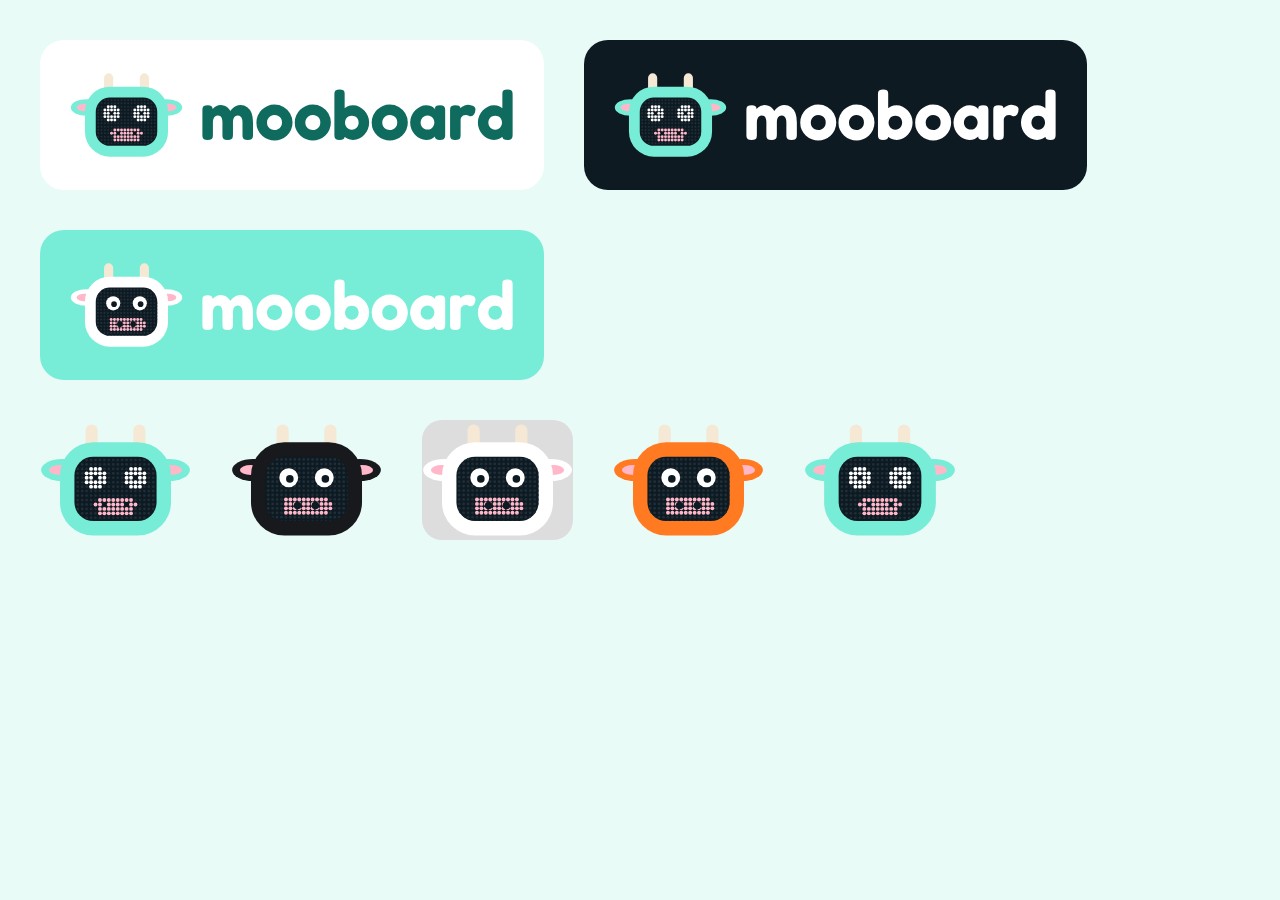
<file: brand/lockup.html>
<!doctype html><meta charset="utf-8"><style>body{margin:0;background:#E9FBF7;display:grid;gap:40px;padding:40px;font-family:sans-serif}
.row{display:flex;gap:40px;align-items:center;flex-wrap:wrap}.tile{padding:30px;border-radius:24px;display:flex;gap:18px;align-items:center}
</style>
<div class="row"><div class="tile" style="background:#fff"><img src="mark-teal.svg" height="90"><img src="wordmark-deep.svg" height="54"></div>
<div class="tile" style="background:#0E1A22"><img src="mark-teal.svg" height="90"><img src="wordmark-white.svg" height="54"></div>
<div class="tile" style="background:#77EDD7"><img src="mark-white.svg" height="90"><img src="wordmark-white.svg" height="54"></div></div>
<div class="row"><img src="mark-teal.svg" height="120"><img src="mark-black.svg" height="120"><img src="mark-white.svg" height="120" style="background:#ddd;border-radius:20px"><img src="mark-orange.svg" height="120"><img src="mark-teal.svg" height="120"></div>
</file>
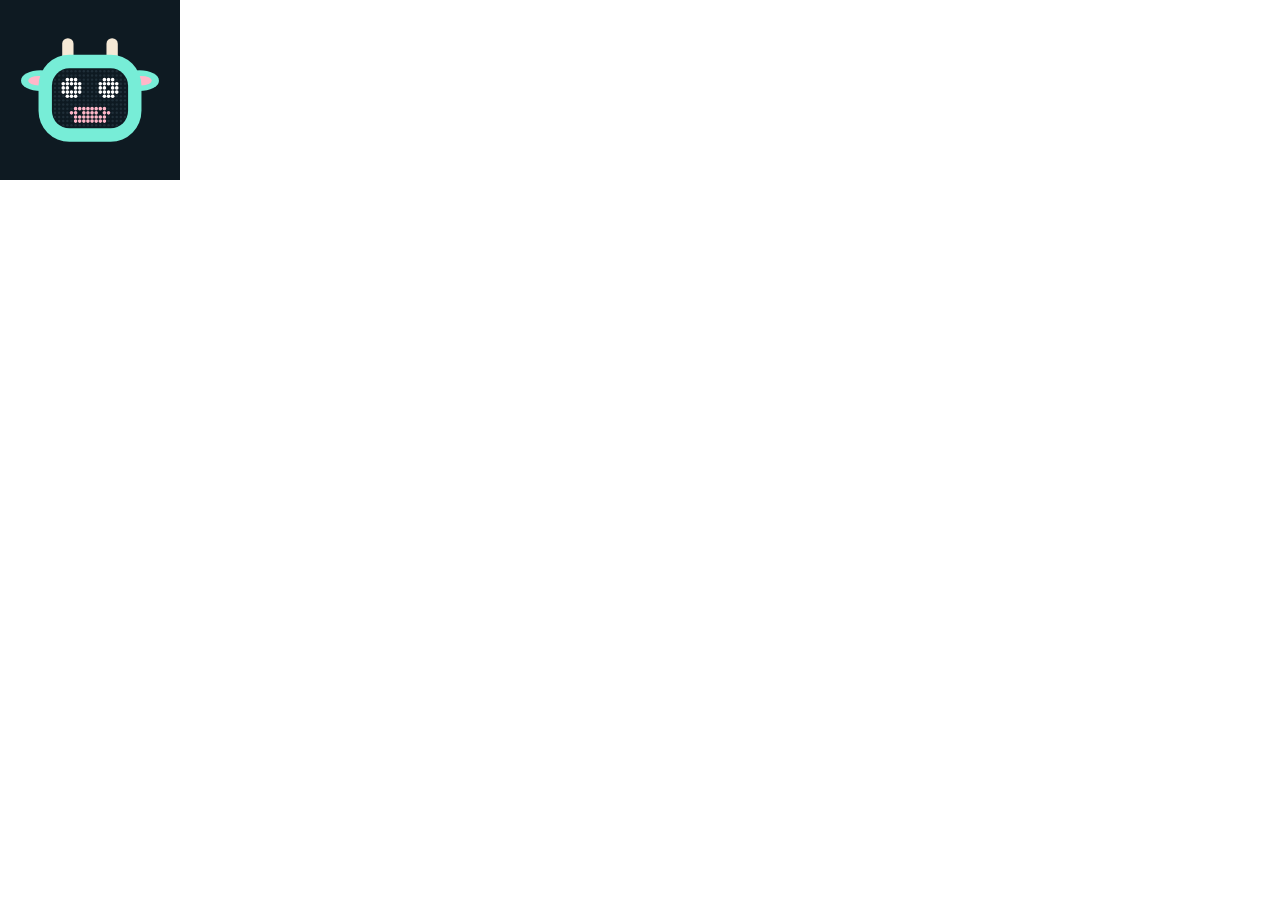
<file: tools/icon.html>
<!doctype html>
<html><head><meta charset="utf-8"><title>icon</title>
<style>html,body{margin:0;background:transparent}
.t{width:180px;height:180px;background:#0E1A22;display:grid;place-items:center}.t img{width:140px}
.f{width:32px;height:32px;display:grid;place-items:center}.f img{width:32px}
body.fav .t{display:none} body:not(.fav) .f{display:none}</style></head>
<body><div class="t"><img src="../brand/mark-teal.svg"></div><div class="f"><img src="../brand/mark-teal.svg"></div>
<script>if(location.hash=='#fav')document.body.className='fav'</script></body></html>
</file>
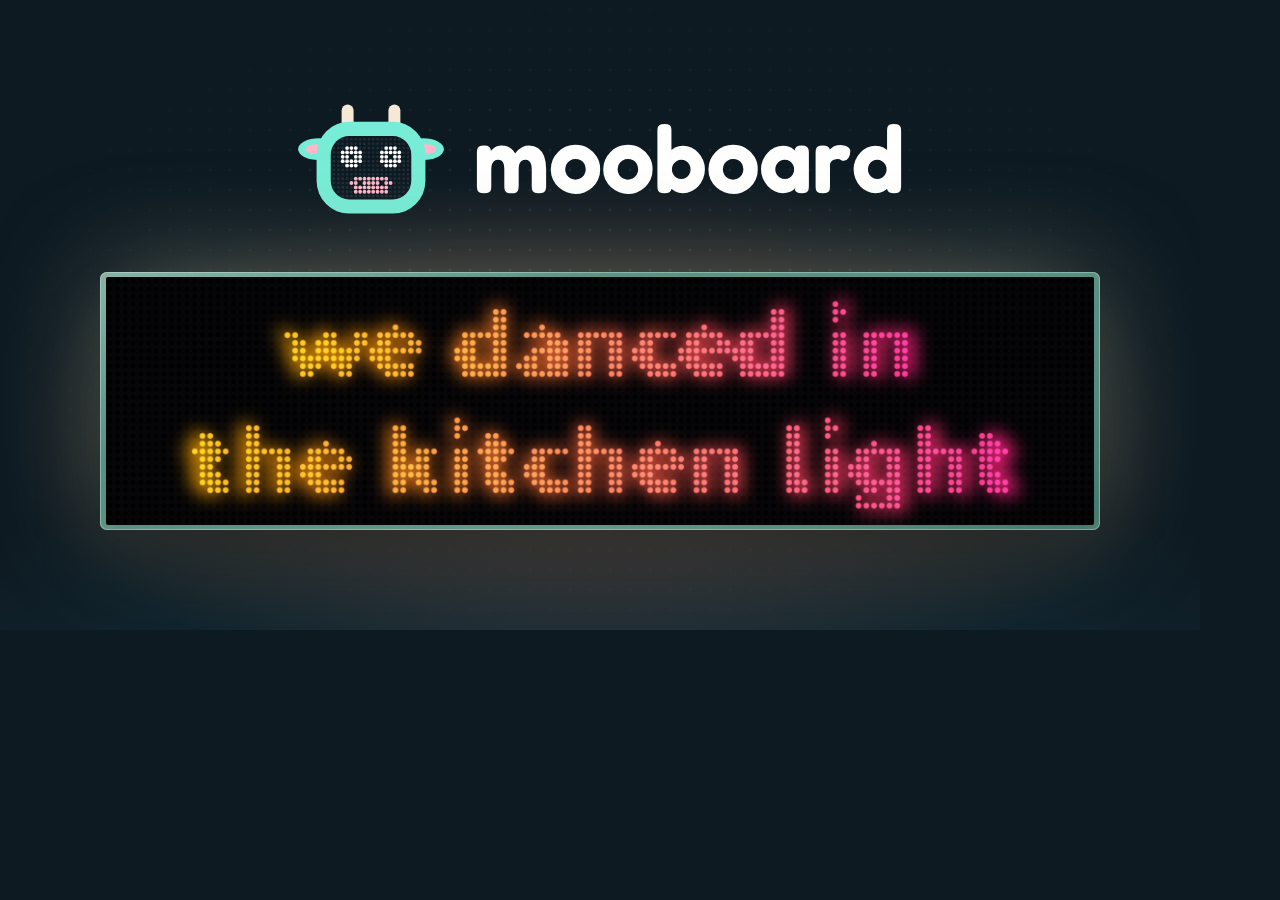
<file: tools/og.html>
<!doctype html>
<html><head><meta charset="utf-8"><title>og</title>
<link rel="stylesheet" href="https://fonts.googleapis.com/css2?family=Fredoka:wght@500;600;700&family=Nunito:wght@400;700;800;900&family=Silkscreen&display=swap">
<link rel="stylesheet" href="../css/site.css">
<style>
html,body{margin:0;width:1200px;height:630px;overflow:hidden;background:#0E1A22}
.og{position:relative;width:1200px;height:630px;display:flex;flex-direction:column;align-items:center;justify-content:center;gap:54px;
background:radial-gradient(70% 60% at 50% 70%, rgba(255,120,80,.22), transparent 70%), radial-gradient(120% 80% at 50% 120%, #163642, #0E1A22 60%)}
.og::before{content:'';position:absolute;inset:0;background-image:radial-gradient(circle, rgba(255,255,255,.08) 1.4px, transparent 1.7px);background-size:20px 20px;-webkit-mask-image:radial-gradient(60% 60% at 50% 50%, #000, transparent)}
.lock{position:relative;display:flex;align-items:center;gap:30px}
.lock img.m{height:118px}.lock img.w{height:74px}
.b{position:relative;width:1000px}
</style></head>
<body><div class="og">
<div class="lock"><img class="m" src="../brand/mark-teal.svg"><img class="w" src="../brand/wordmark-white.svg"></div>
<div class="b"><div class="bezel" data-frame="teal"><div class="led" id="og"></div></div></div>
</div>
<script src="../js/board.js"></script>
<script>
document.fonts.load('900 13px Nunito').then(function(){ new MooBoard.Board(document.getElementById('og'), { scenes: ['lyrics'], auto: false, at: 3.9, onGlow: function(c){ document.documentElement.style.setProperty('--glow', (c[0]|0)+','+(c[1]|0)+','+(c[2]|0)); } }); });
</script>
</body></html>
</file>
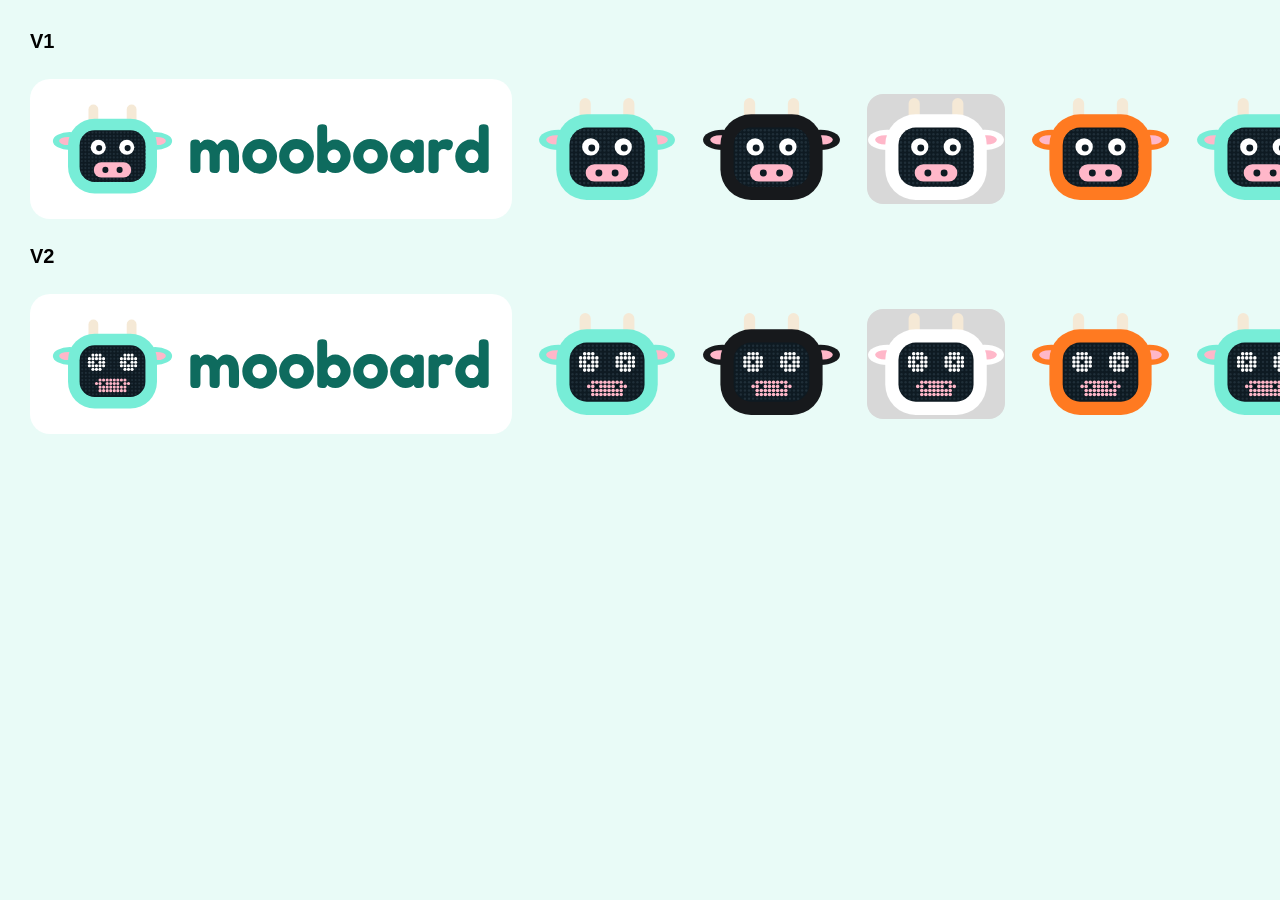
<file: brand/_variants/compare.html>
<!doctype html><meta charset=utf-8><body style="margin:0;background:#E9FBF7;font:600 20px sans-serif;padding:30px;display:grid;gap:26px"><div>V1</div><div style="display:flex;gap:26px;align-items:center"><div style="background:#fff;padding:22px;border-radius:20px;display:flex;gap:16px;align-items:center"><img src="v1-sky.svg" height="96"><img src="../wordmark-deep.svg" height="52"></div><img src="v1-sky.svg" height="110" style=""><img src="v1-black.svg" height="110" style=""><img src="v1-white.svg" height="110" style="background:#d8d8d8;border-radius:16px"><img src="v1-orange.svg" height="110" style=""><img src="v1-teal.svg" height="110" style=""></div><div>V2</div><div style="display:flex;gap:26px;align-items:center"><div style="background:#fff;padding:22px;border-radius:20px;display:flex;gap:16px;align-items:center"><img src="v2-sky.svg" height="96"><img src="../wordmark-deep.svg" height="52"></div><img src="v2-sky.svg" height="110" style=""><img src="v2-black.svg" height="110" style=""><img src="v2-white.svg" height="110" style="background:#d8d8d8;border-radius:16px"><img src="v2-orange.svg" height="110" style=""><img src="v2-teal.svg" height="110" style=""></div>
</file>
<file: css/site.css>
@property --accent { syntax: '<color>'; inherits: true; initial-value: #77EDD7; }
@property --accent-solid { syntax: '<color>'; inherits: true; initial-value: #77EDD7; }
@property --accent-lite { syntax: '<color>'; inherits: true; initial-value: #77EDD7; }
:root {
  --accent: #77EDD7; --accent-solid: #77EDD7; --accent-lite: #77EDD7; --accent-ink: #0E1A22; --accent-rgb: 119, 237, 215;
  transition: --accent .8s ease, --accent-solid .8s ease, --accent-lite .8s ease;
  --ink: #0E1A22; --ink2: #081117; --teal: #77EDD7; --deep: #0E6B5E; --mint: #E9FBF7; --cream: #F5E9D6;
  --pink: #FFB7C9; --marigold: #FFB81C; --hot: #FF2E88;
  --glow: 119, 237, 215;
  --display: 'Fredoka', 'Nunito', system-ui, sans-serif;
  --body: 'Nunito', system-ui, -apple-system, sans-serif;
  --gut: clamp(16px, 4vw, 48px);
  --ease: cubic-bezier(.2, .8, .2, 1);
}
* { box-sizing: border-box; }
html { -webkit-text-size-adjust: 100%; background: var(--ink); }
html.lenis, html.lenis body { height: auto; }
.lenis.lenis-smooth { scroll-behavior: auto !important; }
body { margin: 0; font-family: var(--body); color: #fff; background: var(--ink); overflow-x: hidden; -webkit-font-smoothing: antialiased; }
img, svg, canvas { display: block; }
button { font: inherit; color: inherit; background: none; border: 0; padding: 0; cursor: pointer; }
a { color: inherit; }
.sr { position: absolute; width: 1px; height: 1px; overflow: hidden; clip: rect(0 0 0 0); }
:focus-visible { outline: 3px solid var(--accent-lite); outline-offset: 3px; border-radius: 8px; }
h1, h2 { font-family: var(--display); font-weight: 600; letter-spacing: -.01em; margin: 0; line-height: .95; }

/* ---------- buttons ---------- */
.btn {
  --b: var(--accent-solid);
  display: inline-flex; align-items: center; justify-content: center; gap: 10px;
  height: 56px; padding: 0 28px; border-radius: 999px; background: var(--b); color: var(--accent-ink);
  font-family: var(--display); font-weight: 600; font-size: 19px; text-decoration: none; white-space: nowrap;
  position: relative; overflow: hidden; isolation: isolate;
  box-shadow: 0 10px 30px -10px rgba(var(--accent-rgb), .7), inset 0 -3px 0 rgba(0, 0, 0, .12);
  transition: transform .35s var(--ease), box-shadow .35s var(--ease);
}
.btn::after {
  content: ''; position: absolute; inset: 0; z-index: -1;
  background: linear-gradient(100deg, transparent 30%, rgba(255, 255, 255, .55) 50%, transparent 70%);
  transform: translateX(-120%); transition: transform .7s var(--ease);
}
.btn:hover { transform: translateY(-3px) scale(1.02); box-shadow: 0 18px 40px -12px rgba(var(--accent-rgb), .9), inset 0 -3px 0 rgba(0, 0, 0, .12); }
.btn:hover::after { transform: translateX(120%); }
.btn:active { transform: translateY(0) scale(.98); }
.btn-sm { height: 42px; padding: 0 18px; font-size: 16px; }

/* ---------- nav + mark ---------- */
.nav {
  position: fixed; inset: 0 0 auto 0; z-index: 50; display: flex; align-items: center; justify-content: space-between;
  padding: 14px var(--gut); padding-top: max(14px, env(safe-area-inset-top));
  transition: background .4s, backdrop-filter .4s, transform .5s var(--ease);
}
.nav.solid { background: rgba(14, 26, 34, .72); backdrop-filter: blur(14px) saturate(1.4); -webkit-backdrop-filter: blur(14px) saturate(1.4); }
.nav.hide { transform: translateY(-110%); }
.logo { display: flex; align-items: center; gap: 12px; }
.logo .mark { width: 46px; height: auto; }
.logo .wordmark { height: 22px; width: auto; }
.mark { overflow: visible; }
.mark .ear { transform-box: view-box; }
.mark .ear-l { transform-origin: 36px 45px; }
.mark .ear-r { transform-origin: 100px 45px; }
.mark .eyes { transform-box: view-box; transform-origin: 68px 52px; animation: blink 5s infinite; }
.mark .pupils { transition: transform .12s steps(1); }
.logo:hover .ear-l, .foot-mark:hover .ear-l, .mark.wiggle .ear-l, .mark.happy .ear-l { animation: earL .9s ease-in-out; }
.logo:hover .ear-r, .foot-mark:hover .ear-r, .mark.wiggle .ear-r, .mark.happy .ear-r { animation: earR .9s ease-in-out; }
@keyframes earL { 0%, 100% { transform: rotate(0); } 20% { transform: rotate(16deg); } 40% { transform: rotate(-10deg); } 60% { transform: rotate(10deg); } 80% { transform: rotate(-4deg); } }
@keyframes earR { 0%, 100% { transform: rotate(0); } 20% { transform: rotate(-16deg); } 40% { transform: rotate(10deg); } 60% { transform: rotate(-10deg); } 80% { transform: rotate(4deg); } }
@keyframes blink { 0%, 94%, 100% { transform: scaleY(1); } 96% { transform: scaleY(.15); } }
/* pupils: loading cycles the brand colors, happy flashes and glows */
.mark.loading { animation: jitter .24s steps(3) infinite; }
.mark.loading .eyes { animation: none; }
@keyframes jitter { 0% { transform: translate(0, 0); } 33% { transform: translate(1px, -1px); } 66% { transform: translate(-1px, 1px); } 100% { transform: translate(1px, 1px); } }
.mark.happy .eyes { animation: none; }
.mark.happy .pupil { animation: pupilHappy .9s steps(1) 3; filter: drop-shadow(0 0 3px #FFB81C); }
@keyframes pupilHappy { 0% { fill: #FFB81C; } 17% { fill: #FF2E88; } 33% { fill: #77EDD7; } 50% { fill: #FF7A21; } 67% { fill: #FFB7C9; } 83% { fill: #77EDD7; } }
.confetti { position: fixed; inset: 0; width: 100%; height: 100%; pointer-events: none; z-index: 80; }

/* ---------- LED + bezel ---------- */
.led { position: relative; aspect-ratio: 4 / 1; width: 100%; background: #060508; overflow: hidden; border-radius: 1px; --cell: 4px; }
.led canvas { position: absolute; inset: 0; width: 100%; height: 100%; }
.led .led-glow { filter: blur(calc(var(--cell) * 1.1)) saturate(1.3); opacity: .75; mix-blend-mode: screen; image-rendering: auto; transform: scale(1.02); }
.led .led-dots { image-rendering: auto; }
.bezel {
  --frame: #17191C; --hi: #33373d; --lo: #0c0d0f;
  position: relative; padding: .58%; border-radius: .7% / 2.6%;
  background: linear-gradient(160deg, var(--hi), var(--frame) 30%, var(--frame) 70%, var(--lo));
  box-shadow:
    0 1px 0 rgba(255, 255, 255, .18) inset, 0 -1px 0 rgba(0, 0, 0, .25) inset,
    0 40px 80px -30px rgba(0, 0, 0, .7), 0 0 90px -20px rgba(var(--glow), .55);
  transition: background .6s var(--ease), box-shadow .6s var(--ease);
}
.bezel[data-frame="white"] { --frame: #F5F3EF; --hi: #ffffff; --lo: #d9d5cd; }
.bezel[data-frame="orange"] { --frame: #FF7A21; --hi: #ff9f5c; --lo: #d45a0c; }
.bezel[data-frame="teal"] {
  --frame: rgba(119, 237, 215, .55); --hi: rgba(185, 250, 236, .72); --lo: rgba(70, 200, 176, .5);
  backdrop-filter: blur(6px); -webkit-backdrop-filter: blur(6px);
  box-shadow: 0 0 0 1px rgba(200, 255, 240, .35) inset, 0 0 18px rgba(var(--glow), .6) inset,
    0 40px 80px -30px rgba(0, 0, 0, .6), 0 0 110px -10px rgba(var(--glow), .65);
}
.bezel .led { border-radius: 2px; }

/* ---------- hero ---------- */
.hero {
  position: relative; min-height: 100svh; display: flex; flex-direction: column; align-items: center; justify-content: center;
  padding: 92px var(--gut) 70px; text-align: center; overflow: hidden;
  background: radial-gradient(120% 70% at 50% 110%, #103632 0%, var(--ink) 60%);
}
.dotfield {
  position: absolute; inset: -20% -10%; pointer-events: none; opacity: .5;
  background-image: radial-gradient(circle, rgba(255, 255, 255, .09) 1.3px, transparent 1.6px);
  background-size: 18px 18px;
  -webkit-mask-image: radial-gradient(60% 55% at 50% 45%, #000 20%, transparent 80%); mask-image: radial-gradient(60% 55% at 50% 45%, #000 20%, transparent 80%);
}
.hero-glow {
  position: absolute; left: 50%; top: 56%; width: 120vmax; height: 60vmax; transform: translate(-50%, -50%); pointer-events: none;
  background: radial-gradient(closest-side, rgba(var(--glow), .28), transparent 75%); filter: blur(10px);
}
.pun { position: relative; font-size: clamp(64px, min(17vw, 21vh), 200px); font-weight: 600; letter-spacing: -.02em; white-space: nowrap; display: flex; align-items: baseline; justify-content: center; }
.pun .w:first-child { color: var(--accent-lite); }
.pun .d, .pun .gap { display: inline-block; overflow: visible; }
.pun .d { color: var(--accent-lite); transform-origin: 20% 90%; }
.kicker { position: relative; margin: 14px 0 0; font-family: var(--display); font-weight: 500; font-size: clamp(18px, 2.4vw, 26px); color: rgba(255, 255, 255, .7); }

.stage { position: relative; width: min(1180px, 100%, 150vh); margin-top: clamp(30px, 5vh, 60px); perspective: 1600px; }
.tilt { transform-style: preserve-3d; transition: transform .8s var(--ease); cursor: pointer; }
.floor-shadow { position: absolute; left: 8%; right: 8%; bottom: -46px; height: 40px; border-radius: 50%; background: radial-gradient(closest-side, rgba(var(--glow), .35), transparent); filter: blur(12px); }

.controls { position: relative; margin-top: clamp(28px, 5vh, 44px); display: flex; flex-wrap: wrap; gap: 16px 22px; align-items: center; justify-content: center; }
.chips { display: flex; gap: 6px; flex-wrap: wrap; justify-content: center; }
.chip {
  height: 34px; padding: 0 14px; border-radius: 999px; font-weight: 800; font-size: 13px; letter-spacing: .02em;
  color: rgba(255, 255, 255, .62); background: rgba(255, 255, 255, .06); border: 1px solid rgba(255, 255, 255, .08);
  transition: background .3s, color .3s, transform .3s var(--ease);
}
.chip:hover { color: #fff; transform: translateY(-2px); }
.chip.on { background: var(--accent-solid); color: var(--accent-ink); border-color: var(--accent-solid); }
.swatches { display: flex; gap: 10px; }
.sw { width: 30px; height: 30px; border-radius: 50%; position: relative; transition: transform .3s var(--ease); box-shadow: 0 0 0 1px rgba(255, 255, 255, .2) inset; }
.sw::after { content: ''; position: absolute; inset: -5px; border-radius: 50%; border: 2px solid transparent; transition: border-color .3s; }
.sw.on::after { border-color: #fff; }
.sw:hover { transform: scale(1.15); }
[data-frame="black"].sw, .cp[data-frame="black"] i { background: #17191C; }
[data-frame="white"].sw, .cp[data-frame="white"] i { background: #F5F3EF; }
[data-frame="orange"].sw, .cp[data-frame="orange"] i { background: #FF7A21; }
[data-frame="teal"].sw, .cp[data-frame="teal"] i { background: linear-gradient(135deg, rgba(170, 248, 232, .95), rgba(119, 237, 215, .6)); }

.buy { position: relative; margin-top: clamp(16px, 3vh, 30px); display: flex; gap: 20px 28px; align-items: center; justify-content: center; flex-wrap: wrap; }
.price { display: flex; align-items: baseline; gap: 12px; font-family: var(--display); }
.price .now { font-size: 44px; font-weight: 600; }
.price s { position: relative; font-size: 22px; color: rgba(255, 255, 255, .45); text-decoration: none; }
.price s::after { content: ''; position: absolute; left: -6%; right: -6%; top: 50%; height: 2px; border-radius: 2px; background: var(--pink); transform: rotate(-14deg); }
.scroll-cue { position: absolute; bottom: 22px; left: 50%; width: 24px; height: 38px; margin-left: -12px; border: 2px solid rgba(255, 255, 255, .25); border-radius: 14px; }
.scroll-cue span { position: absolute; left: 50%; top: 7px; width: 4px; height: 8px; margin-left: -2px; border-radius: 2px; background: var(--accent-lite); animation: cue 1.8s infinite var(--ease); }
@keyframes cue { 0% { transform: translateY(0); opacity: 1; } 70% { transform: translateY(12px); opacity: 0; } 100% { opacity: 0; } }

/* ---------- pinned sequences ---------- */
.seq { position: relative; }
.pin { position: relative; height: 100vh; height: 100svh; overflow: hidden; display: grid; place-items: center; }
.seq-canvas { position: absolute; inset: 0; width: 100%; height: 100%; display: none; }
.seq.has-frames .seq-canvas { display: block; }
.seq.has-frames .fallback { display: none; }

.story { background: linear-gradient(var(--ink), var(--ink2)); }
.story .pin::before { content: ''; position: absolute; inset: 0; background: radial-gradient(50% 40% at 50% 50%, rgba(var(--glow), .22), transparent 70%); transition: background 1s; }
.story .pin::after { content: ''; position: absolute; inset: 0; pointer-events: none; opacity: .45; background-image: radial-gradient(circle, rgba(255, 255, 255, .08) 1.3px, transparent 1.6px); background-size: 18px 18px; -webkit-mask-image: radial-gradient(70% 60% at 50% 50%, #000, transparent); mask-image: radial-gradient(70% 60% at 50% 50%, #000, transparent); }
.stage3d { position: absolute; inset: 0; display: grid; place-items: center; perspective: 1400px; }
.stage3d .spin { width: min(1100px, 88vw); transform-style: preserve-3d; transform: rotateX(58deg) rotateZ(-10deg) scale(.8); }
.captions { position: absolute; left: 0; right: 0; bottom: 12vh; text-align: center; pointer-events: none; padding: 0 var(--gut); }
.cap { position: absolute; left: 0; right: 0; bottom: 0; font-size: clamp(40px, 7.5vw, 104px); opacity: 0; text-shadow: 0 6px 40px rgba(0, 0, 0, .6); }
.cap:first-child { opacity: 1; }
.no-anim .cap { position: static; opacity: 1; font-size: 32px; }
.progress { position: absolute; left: 50%; bottom: 5vh; width: 120px; height: 3px; margin-left: -60px; border-radius: 3px; background: rgba(255, 255, 255, .12); overflow: hidden; }
.progress i { display: block; height: 100%; width: 100%; background: var(--accent-lite); transform-origin: left; transform: scaleX(0); }

/* ---------- shows what matters ---------- */
.shows { background: var(--mint); color: var(--ink); padding: clamp(80px, 12vw, 160px) var(--gut); }
.big { font-size: clamp(52px, 10vw, 150px); color: var(--ink); max-width: 1180px; margin: 0 auto clamp(40px, 6vw, 80px); }
.big em { font-style: normal; color: var(--deep); }
.big.light em { color: var(--deep); }
.grid { max-width: 1180px; margin: 0 auto; display: grid; grid-template-columns: 1fr; gap: 16px; }
.tile {
  margin: 0; padding: clamp(14px, 2vw, 22px); border-radius: 26px; background: var(--ink); position: relative;
  box-shadow: 0 30px 60px -40px rgba(14, 26, 34, .8); transition: transform .5s var(--ease), box-shadow .5s var(--ease);
  --glow: 119, 237, 215;
}
.tile:hover { transform: translateY(-6px) rotate(-.4deg); box-shadow: 0 40px 70px -40px rgba(14, 26, 34, .9); }
.tile figcaption { margin-top: 14px; font-family: var(--display); font-weight: 600; font-size: 18px; color: rgba(255, 255, 255, .85); display: flex; align-items: center; gap: 8px; }
.tile figcaption::before { content: ''; width: 8px; height: 8px; border-radius: 50%; background: rgb(var(--glow)); box-shadow: 0 0 10px rgb(var(--glow)); transition: background .6s; }
.tile .bezel { box-shadow: 0 1px 0 rgba(255, 255, 255, .18) inset, 0 20px 40px -24px rgba(0, 0, 0, .9), 0 0 50px -16px rgba(var(--glow), .6); }
@media (min-width: 760px) {
  .grid { grid-template-columns: 1fr 1fr; gap: 22px; }
  .t-wide { grid-column: span 2; }
  .t-wide .bezel { width: 74%; margin: 0 auto; }
}

/* ---------- colors ---------- */
.colors { background: var(--cbg, #EEF3F4); color: var(--ink); transition: background .8s var(--ease); }
.colors .pin { grid-template-rows: auto 1fr auto; align-content: center; padding: 90px var(--gut) 44px; gap: 0; }
.colors .big { margin: 0; text-align: center; font-size: clamp(44px, 8vw, 120px); }
.colors .seq-canvas { z-index: 0; }
.color-stage { width: 100%; display: grid; place-items: center; perspective: 1600px; }
.color-stage .swing { width: min(1100px, 92vw); transform-style: preserve-3d; }
.color-pick { position: relative; z-index: 2; display: flex; gap: 8px; flex-wrap: wrap; justify-content: center; }
.cp { display: flex; align-items: center; gap: 10px; height: 52px; padding: 0 18px 0 8px; border-radius: 999px; background: rgba(255, 255, 255, .7); font-weight: 800; font-size: 15px; transition: transform .3s var(--ease), background .3s, box-shadow .3s; box-shadow: 0 0 0 1px rgba(14, 26, 34, .08); }
.cp i { width: 36px; height: 36px; border-radius: 50%; box-shadow: 0 0 0 1px rgba(0, 0, 0, .12) inset; }
.cp:hover { transform: translateY(-3px); }
.cp.on { background: var(--ink); color: #fff; }
@media (max-width: 520px) { .cp { height: 44px; padding: 0 12px 0 5px; font-size: 13px; } .cp i { width: 32px; height: 32px; } }

/* ---------- room ---------- */
.room { background: #efe4d3; color: var(--ink); }
.scene { position: absolute; inset: 0; --place: 0; }
.scene .wall { position: absolute; inset: 0; background: radial-gradient(90% 70% at 50% 35%, #fbf3e6, #eadcc6 70%, #dccab0); }
.scene .desk { position: absolute; left: -5%; right: -5%; bottom: 0; height: 26%; background: repeating-linear-gradient(90deg, rgba(0, 0, 0, .03) 0 3px, transparent 3px 11px), linear-gradient(#c49a6c, #a87d52 18%, #8e6743); box-shadow: 0 -2px 0 #d8b387 inset, 0 -30px 60px -30px rgba(0, 0, 0, .3); transition: transform 1s var(--ease); }
.scene .hang { position: absolute; left: 50%; top: 34%; width: min(900px, 84vw); transform: translate(-50%, -50%); transition: top 1.1s var(--ease), width 1.1s var(--ease), transform 1.1s var(--ease); perspective: 1200px; }
.scene .hang .bezel { box-shadow: 0 1px 0 rgba(255, 255, 255, .5) inset, 0 30px 50px -20px rgba(80, 50, 20, .45), 0 0 120px -10px rgba(var(--glow), .6); transition: transform 1.1s var(--ease); }
.scene[data-place="desk"] .hang { top: 74.4%; width: min(620px, 62vw); transform: translate(-50%, -100%); }
.scene .hang::after { content: ''; position: absolute; left: 30%; right: 30%; top: 100%; height: 10px; border-radius: 0 0 6px 6px; background: #2b3a40; transform: scaleY(0); transform-origin: top; transition: transform .6s var(--ease); }
.scene[data-place="desk"] .hang::after { transform: scaleY(1); transition-delay: .6s; }
.scene[data-place="desk"] .hang { padding-bottom: 10px; }
.scene[data-place="desk"] .hang .bezel { transform: rotateX(10deg); transform-origin: bottom; }
.scene .mug { position: absolute; left: 14%; bottom: 100%; width: 42px; height: 50px; border-radius: 4px 4px 12px 12px; background: var(--teal); box-shadow: 14px 8px 0 -6px transparent; }
.scene .mug::after { content: ''; position: absolute; right: -14px; top: 10px; width: 16px; height: 22px; border: 5px solid var(--teal); border-left: 0; border-radius: 0 12px 12px 0; }
.scene .books { position: absolute; right: 16%; bottom: 100%; display: flex; align-items: flex-end; gap: 3px; }
.scene .books i { width: 18px; height: 70px; border-radius: 3px; background: #FF7A21; }
.scene .books i:nth-child(2) { height: 84px; background: var(--deep); }
.scene .books i:nth-child(3) { height: 62px; background: var(--pink); transform: rotate(10deg); transform-origin: bottom left; }
.scene .lamp { position: absolute; left: 8%; top: 0; width: 2px; height: 16%; background: #6b5a45; }
.scene .lamp i { position: absolute; left: 50%; bottom: -34px; width: 70px; height: 36px; margin-left: -35px; border-radius: 40px 40px 6px 6px; background: #2b3a40; }
.scene .lamp i::after { content: ''; position: absolute; left: 50%; top: 100%; width: 260px; height: 320px; margin-left: -130px; background: radial-gradient(50% 60% at 50% 0, rgba(255, 220, 150, .35), transparent); pointer-events: none; }
.scene .plant { position: absolute; right: 3%; bottom: 26%; width: 80px; height: 160px; }
.scene .plant b { position: absolute; bottom: 0; left: 18px; width: 44px; height: 46px; border-radius: 4px 4px 14px 14px; background: #e9eef0; box-shadow: inset -8px 0 0 rgba(0, 0, 0, .06); }
.scene .plant i { position: absolute; bottom: 40px; left: 36px; width: 26px; height: 90px; border-radius: 50% 50% 50% 50% / 80% 80% 20% 20%; background: #3f8f6a; transform-origin: bottom center; animation: sway 6s ease-in-out infinite; }
.scene .plant i:nth-child(1) { transform: rotate(-28deg); background: #357c5b; }
.scene .plant i:nth-child(2) { transform: rotate(-8deg); height: 110px; }
.scene .plant i:nth-child(3) { transform: rotate(14deg); background: #4aa37a; height: 96px; animation-delay: -2s; }
.scene .plant i:nth-child(4) { transform: rotate(34deg); height: 70px; background: #357c5b; animation-delay: -4s; }
@keyframes sway { 50% { translate: 3px 0; } }
.room-tabs { position: absolute; left: 50%; bottom: 5vh; transform: translateX(-50%); z-index: 3; display: flex; padding: 5px; border-radius: 999px; background: rgba(14, 26, 34, .82); backdrop-filter: blur(10px); -webkit-backdrop-filter: blur(10px); }
.rt { height: 44px; padding: 0 20px; border-radius: 999px; font-weight: 800; font-size: 15px; color: rgba(255, 255, 255, .7); transition: background .3s, color .3s; white-space: nowrap; }
.rt.on { background: #fff; color: var(--ink); }
@media (max-width: 700px) { .scene .plant, .scene .lamp { display: none; } .scene .hang { top: 38%; } .scene[data-place="desk"] .hang { width: 76vw; } }

/* ---------- tech ---------- */
.tech { background: var(--teal); color: var(--ink); padding: clamp(70px, 10vw, 140px) 0 0; overflow: hidden; }
.stats { max-width: 1240px; margin: 0 auto; padding: 0 var(--gut); display: grid; grid-template-columns: 1fr 1fr; gap: 40px 20px; }
.stat b { display: block; font-family: var(--display); font-weight: 600; font-size: clamp(50px, 12vw, 96px); line-height: .9; letter-spacing: -.02em; font-variant-numeric: tabular-nums; }
.stat b small { font-size: .42em; margin: 0 .12em; }
.stat > span { display: block; margin-top: 10px; font-weight: 800; font-size: clamp(15px, 1.6vw, 20px); color: var(--ink); opacity: .7; }
@media (min-width: 900px) { .stats { grid-template-columns: repeat(4, auto); justify-content: space-between; } .stat b { font-size: clamp(56px, 6.6vw, 112px); } }
.marquee { margin-top: clamp(60px, 9vw, 120px); background: var(--ink); color: #fff; padding: 22px 0; transform: rotate(-2deg) scale(1.05); }
.track { display: flex; align-items: center; gap: 28px; width: max-content; animation: marq 36s linear infinite; }
.track span { font-family: var(--display); font-weight: 600; font-size: clamp(26px, 4vw, 48px); white-space: nowrap; }
.track i { width: 12px; height: 12px; border-radius: 50%; background: var(--accent-lite); box-shadow: 0 0 12px var(--accent-lite); flex: none; }
.track span:nth-of-type(3n+2) { color: var(--marigold); }
.track span:nth-of-type(3n) { color: var(--pink); }
@keyframes marq { to { transform: translateX(-50%); } }

/* ---------- waitlist ---------- */
.waitlist { position: relative; padding: clamp(110px, 14vw, 180px) var(--gut) clamp(90px, 12vw, 150px); text-align: center; background: radial-gradient(80% 60% at 50% 30%, #123c37, var(--ink) 70%); overflow: hidden; }
.wl-board { width: min(640px, 100%); margin: 0 auto; }
.wl-price { margin-top: 56px; }
.tag { display: inline-block; padding: 6px 14px; border-radius: 999px; background: var(--pink); color: var(--ink); font-weight: 900; font-size: 13px; letter-spacing: .06em; text-transform: uppercase; transform: rotate(-3deg); }
.price.xl { justify-content: center; margin-top: 10px; }
.price.xl .now { font-size: clamp(88px, 16vw, 180px); line-height: .9; }
.price.xl s { font-size: clamp(28px, 4vw, 48px); }
.wl-form { margin: 40px auto 0; max-width: 520px; display: flex; gap: 10px; flex-wrap: wrap; justify-content: center; }
.wl-form input {
  flex: 1 1 240px; height: 56px; padding: 0 22px; border-radius: 999px; border: 2px solid rgba(255, 255, 255, .14); background: rgba(255, 255, 255, .06);
  color: #fff; font: 700 17px var(--body); outline: none; transition: border-color .3s, background .3s;
}
.wl-form input::placeholder { color: rgba(255, 255, 255, .4); }
.wl-form input:focus { border-color: var(--accent-lite); background: rgba(var(--accent-rgb), .08); }
.wl-form .btn { flex: 0 0 auto; }
.wl-msg { flex-basis: 100%; min-height: 24px; margin: 8px 0 0; font-weight: 800; color: var(--accent-lite); }
.wl-form.soon input, .wl-form.done input { border-color: var(--teal); }

/* ---------- footer ---------- */
.foot { background: var(--ink2); padding: 70px var(--gut) 50px; text-align: center; }
.foot-mark .mark { width: 96px; margin: 0 auto; }
.moo { margin: 16px 0 4px; font-family: var(--display); font-weight: 600; font-size: 28px; color: var(--accent-lite); }
.legal { margin: 0; font-size: 13px; color: rgba(255, 255, 255, .4); font-weight: 700; }

.moo-pop {
  position: fixed; z-index: 60; left: 0; top: 0; pointer-events: none; padding: 8px 16px; border-radius: 18px 18px 18px 4px;
  background: #fff; color: var(--ink); font-family: var(--display); font-weight: 600; font-size: 22px; opacity: 0; transform: scale(.4);
}
.moo-pop.show { animation: pop 1.3s var(--ease) forwards; }
@keyframes pop { 0% { opacity: 0; transform: scale(.4) rotate(-10deg); } 20% { opacity: 1; transform: scale(1.1) rotate(4deg); } 35% { transform: scale(1) rotate(0); } 80% { opacity: 1; } 100% { opacity: 0; transform: translateY(-20px); } }

@media (max-width: 520px) {
  .nav .wordmark { display: none; }
  .logo .mark { width: 42px; }
  .price .now { font-size: 38px; }
  .btn { height: 52px; font-size: 18px; }
  .chip { height: 30px; padding: 0 11px; font-size: 12px; }
}

@media (prefers-reduced-motion: reduce) {
  *, *::before, *::after { animation-duration: .01ms !important; animation-iteration-count: 1 !important; transition-duration: .01ms !important; }
  .track { animation: none; }
}
.story .pin > * { z-index: 1; }

/* ---------- render stills ---------- */
.stills { position: absolute; inset: 0; overflow: hidden; opacity: 0; transition: opacity .8s var(--ease); }
.has-stills .stills { opacity: 1; }
.has-stills .color-stage, .has-stills .scene { visibility: hidden; }
.stills img { position: absolute; inset: 0; width: 100%; height: 100%; object-fit: cover; opacity: 0; transition: opacity .7s var(--ease); }
.stills img.on { opacity: 1; }
.colors.has-stills { background: #BCE3F1; }
.colors.has-stills .color-stills { top: 12vh; -webkit-mask-image: linear-gradient(transparent, #000 14%); mask-image: linear-gradient(transparent, #000 14%); }
.colors.has-stills .big { position: relative; z-index: 2; }
.colors.has-stills .color-pick { z-index: 3; }
.color-stills img { object-position: 50% 58%; }
.f169 { position: absolute; left: 50%; top: 50%; width: max(100%, calc(100svh * 16 / 9)); aspect-ratio: 16 / 9; transform: translate(-50%, -50%); }
.f169 img { object-fit: fill; }
.live-over { position: absolute; left: 39.5%; top: 31.5%; width: 20.7%; transform: translateY(-50%); transition: opacity .6s var(--ease); box-shadow: 0 0 40px -6px rgba(var(--glow), .45); }
.live-over .led { border-radius: 0; }
.room-stills[data-place="desk"] .live-over { opacity: 0; }
.room.has-stills { background: #ECEBE7; }
@media (max-aspect-ratio: 1 / 1) {
  .colors.has-stills .color-stills { top: 0; -webkit-mask-image: none; mask-image: none; }
  .color-stills img { inset: auto; left: 52%; top: 52%; width: 150vw; height: auto; object-fit: contain; transform: translate(-50%, -50%);
    -webkit-mask-image: linear-gradient(transparent, #000 15%, #000 85%, transparent); mask-image: linear-gradient(transparent, #000 15%, #000 85%, transparent); }
  .f169 { transition: width 1s var(--ease); }
  .room-stills[data-place="desk"] .f169 { width: 205vw; -webkit-mask-image: linear-gradient(transparent, #000 12%, #000 88%, transparent); mask-image: linear-gradient(transparent, #000 12%, #000 88%, transparent); }
}

/* ---------- tech cards ---------- */
.cards { max-width: 1240px; margin: 0 auto clamp(50px, 7vw, 90px); padding: 0 var(--gut); display: grid; gap: 18px; grid-template-columns: 1fr; }
.card { position: relative; margin: 0; aspect-ratio: 4 / 3; border-radius: 28px; overflow: hidden; background: var(--ink); box-shadow: 0 40px 70px -40px rgba(14, 26, 34, .7); }
.card img { position: absolute; inset: 0; width: 100%; height: 100%; object-fit: cover; transform: scale(1.12); will-change: transform; }
.card figcaption { position: absolute; left: clamp(20px, 3vw, 36px); bottom: clamp(18px, 3vw, 32px); }
.card b { display: block; font-family: var(--display); font-weight: 600; font-size: clamp(64px, 9vw, 128px); line-height: .9; letter-spacing: -.02em; }
.card span { display: block; margin-top: 8px; font-weight: 800; font-size: clamp(15px, 1.6vw, 20px); }
.card.dark { color: #fff; } .card.dark span { color: rgba(255, 255, 255, .75); }
.card.dark::after { content: ''; position: absolute; inset: 0; background: linear-gradient(transparent 45%, rgba(0, 0, 0, .55)); }
.card.dark figcaption { z-index: 1; }
.card.light { color: var(--ink); } .card.light span { color: rgba(14, 26, 34, .7); }

@media (min-width: 760px) { .cards { grid-template-columns: 1.25fr 1fr; } .card { aspect-ratio: auto; min-height: 460px; } }
.no-anim .stage3d .spin { transform: none; }
@media (prefers-reduced-motion: reduce) {
  .mark.loading { animation: none; }
  .mark.loading .pupil { animation: pupilFade 2.4s ease-in-out infinite; }
  @keyframes pupilFade { 0%, 100% { fill: #0E1A22; } 50% { fill: #77EDD7; } }
  .mark.happy .pupil { fill: #FF2E88; }
}
.on-light .cap { color: var(--ink); text-shadow: 0 4px 30px rgba(255, 255, 255, .6); }
.on-light .progress { background: rgba(14, 26, 34, .12); }
.on-light .pin::before, .on-light .pin::after { display: none; }

/* ---------- music player + now playing ---------- */
.player {
  position: fixed; right: 14px; top: 50%; z-index: 55; transform: translateY(-50%); display: flex; flex-direction: column; gap: 4px; padding: 5px;
  border-radius: 999px; background: rgba(14, 26, 34, .82); backdrop-filter: blur(12px); -webkit-backdrop-filter: blur(12px);
  box-shadow: 0 0 0 1px rgba(255, 255, 255, .1) inset, 0 14px 34px -14px rgba(0, 0, 0, .7);
}
.pl { width: 42px; height: 42px; border-radius: 50%; display: grid; place-items: center; color: #fff; transition: background .3s, color .3s, transform .3s var(--ease); }
.pl:hover { background: rgba(255, 255, 255, .1); transform: scale(1.06); }
.pl svg { width: 22px; height: 22px; fill: currentColor; }
.pl .i-play { display: none; }
.player.paused .i-play { display: inline; } .player.paused .i-pause { display: none; }
.pl-mute svg { fill: none; stroke: currentColor; stroke-width: 1.8; stroke-linecap: round; stroke-linejoin: round; }
.pl-mute .spk { fill: currentColor; stroke: none; }
.pl-mute .waves { display: none; }
.pl-mute.on { background: var(--accent-solid); color: var(--accent-ink); box-shadow: 0 0 24px rgba(var(--accent-rgb), .55); }
.pl-mute.on .x { display: none; } .pl-mute.on .waves { display: inline; }
.pl-mute:not(.on) { animation: nudge 3.2s 2.5s ease-in-out 3; }
@keyframes nudge { 0%, 20%, 100% { transform: none; } 5% { transform: scale(1.15) rotate(-8deg); } 10% { transform: scale(1.15) rotate(8deg); } 15% { transform: scale(1.05); } }

.np {
  position: fixed; left: 14px; bottom: max(14px, env(safe-area-inset-bottom)); z-index: 55; display: flex; align-items: center; gap: 10px;
  max-width: min(360px, calc(100vw - 28px)); padding: 6px 16px 6px 6px; border-radius: 999px;
  background: rgba(14, 26, 34, .85); backdrop-filter: blur(12px); -webkit-backdrop-filter: blur(12px);
  box-shadow: 0 0 0 1px rgba(255, 255, 255, .1) inset, 0 0 0 2px rgba(var(--accent-rgb), .35), 0 14px 34px -14px rgba(0, 0, 0, .7);
  opacity: 0; transform: translateY(24px); pointer-events: none; transition: opacity .45s var(--ease), transform .45s var(--ease), box-shadow .8s;
}
.np.show { opacity: 1; transform: none; }
.np.show.linked { pointer-events: auto; cursor: pointer; }
.np-txt { display: flex; flex-direction: column; min-width: 0; line-height: 1.15; }
.np-t { font-family: var(--display); font-weight: 600; font-size: 15px; color: var(--accent-lite); white-space: nowrap; overflow: hidden; text-overflow: clip; }
.np-a { font-size: 12px; font-weight: 700; color: rgba(255, 255, 255, .62); white-space: nowrap; }
.np-eq { display: flex; align-items: flex-end; gap: 2px; height: 14px; flex: none; margin-left: 2px; }
.np-eq b { width: 3px; height: 100%; border-radius: 2px; background: var(--accent-lite); transform-origin: bottom; animation: eq .6s ease-in-out infinite alternate; }
.np-eq b:nth-child(2) { animation-delay: -.25s; } .np-eq b:nth-child(3) { animation-delay: -.4s; }
.np.muted .np-eq b { animation-play-state: paused; transform: scaleY(.35); }
@keyframes eq { from { transform: scaleY(.3); } to { transform: scaleY(1); } }
.mark.music .pupil { fill: var(--accent-lite); }
@media (max-width: 700px) {
  .player { top: auto; bottom: max(14px, env(safe-area-inset-bottom)); transform: none; flex-direction: row; right: 12px; }
  .pl { width: 40px; height: 40px; }
  .np { left: 12px; max-width: calc(100vw - 24px - 150px - 10px); padding: 5px 12px 5px 5px; }
  .np-t { font-size: 14px; }
}

/* live board laid over the rendered LED face at the end of a sequence */
.seq-live { position: absolute; z-index: 1; opacity: 0; pointer-events: none; display: none; }
.has-frames .seq-live { display: block; }
.seq-live .led { width: 100%; height: 100%; aspect-ratio: auto; border-radius: 0; }

.np-cover { width: 36px; height: 36px; border-radius: 50%; flex: none; object-fit: cover; box-shadow: 0 0 14px rgba(var(--accent-rgb), .6); animation: spin 8s linear infinite; }
.np.muted .np-cover { animation-play-state: paused; }
@keyframes spin { to { transform: rotate(360deg); } }

@media (max-width: 700px) {
  .scroll-cue { display: none; }
  .room-tabs { bottom: 76px; }
  .progress { bottom: 80px; }
  .captions { bottom: 18vh; }
  .colors .pin { padding-bottom: 84px; }
  .foot { padding-bottom: 100px; }
}

/* ---------- apps strip: a slider of live boards ---------- */
.apps { background: var(--ink); padding: clamp(80px, 11vw, 140px) 0 clamp(70px, 9vw, 120px); overflow: hidden; }
.apps-h { font-size: clamp(40px, 7vw, 96px); text-align: center; padding: 0 var(--gut); margin-bottom: clamp(36px, 5vw, 60px); }
.apps-h em { font-style: normal; color: var(--accent-lite); }
.app-row {
  list-style: none; margin: 0; display: flex; gap: clamp(14px, 2vw, 24px); overflow-x: auto; scroll-snap-type: x mandatory; scroll-behavior: smooth;
  padding: 10px max(var(--gut), calc((100vw - 1240px) / 2)) 26px; scrollbar-width: none; overscroll-behavior-x: contain;
}
.app-row::-webkit-scrollbar { display: none; }
.app-row li { flex: none; width: clamp(270px, 34vw, 440px); scroll-snap-align: center; display: flex; flex-direction: column; gap: 14px; }
.app-row .bezel { transition: transform .45s var(--ease); }
.app-row li:hover .bezel { transform: translateY(-6px); }
.app-name { display: flex; align-items: center; gap: 10px; font-family: var(--display); font-weight: 600; font-size: 19px; color: rgba(255, 255, 255, .9); }
.app-name svg { width: 30px; height: 30px; flex: none; }
.app-row .more .app-name { color: rgba(255, 255, 255, .5); }
.app-nav { display: flex; gap: 10px; justify-content: center; margin-top: 6px; }
.an { width: 46px; height: 46px; border-radius: 50%; display: grid; place-items: center; background: rgba(255, 255, 255, .07); box-shadow: 0 0 0 1px rgba(255, 255, 255, .1) inset; transition: background .3s, transform .3s var(--ease); }
.an:hover { background: var(--accent-solid); color: var(--accent-ink); transform: scale(1.08); }
.an svg { width: 22px; height: 22px; fill: none; stroke: currentColor; stroke-width: 2.4; stroke-linecap: round; stroke-linejoin: round; }
@media (max-width: 700px) { .app-row li { width: 78vw; } .app-nav { display: none; } }

.colors .big, .colors .color-pick { position: relative; z-index: 2; }
.colors.has-frames .big { text-shadow: 0 2px 30px rgba(255, 255, 255, .6); }
.colors.has-frames .big { position: absolute; left: 0; right: 0; top: max(84px, 9vh); }
.colors.has-frames .color-pick { position: absolute; left: var(--gut); right: var(--gut); bottom: max(40px, 7vh); }
@media (max-width: 700px) { .colors.has-frames .color-pick { bottom: 90px; } }

/* the nav and footer marks wear the chosen frame color */
.mark .mf { fill: var(--mark-frame, #77EDD7); transition: fill .5s var(--ease); }
.mark[data-frame="black"] { filter: drop-shadow(0 0 1px rgba(255, 255, 255, .45)); }

/* room: one toggle zooms into the wall board and back out */
.rt { display: inline-flex; align-items: center; gap: 8px; }
.rt svg { width: 20px; height: 20px; fill: none; stroke: currentColor; stroke-width: 2.2; stroke-linecap: round; }
.rt[aria-pressed="true"] { background: var(--accent-solid); color: var(--accent-ink); box-shadow: 0 0 24px rgba(var(--accent-rgb), .5); }
.rt[aria-pressed="true"] .zv { display: none; }
.rt:not([aria-pressed="true"]) { color: #fff; }
.room .pin { cursor: zoom-in; }
.room.zoomed .pin { cursor: zoom-out; }
.room-stills .f169 { transform-origin: 50% 31.5%; transition: transform 1.4s var(--ease); }
.room.zoomed .room-stills .f169 { transform: scale(3.2); }

/* ---------- phones: room for the player bar, bigger tap targets ---------- */
@media (max-width: 700px) {
  :root { --bar: calc(64px + env(safe-area-inset-bottom)); }
  .foot { padding-bottom: calc(var(--bar) + 36px); }
  .waitlist { padding-bottom: calc(var(--bar) + 60px); }
  .pl { width: 44px; height: 44px; }
  .np { min-height: 48px; }
  .chip, .sw, .cp, .rt { position: relative; }
  .chip::before, .sw::before { content: ''; position: absolute; inset: -7px -3px; }
  .swatches { gap: 14px; }
  .room-tabs, .colors.has-frames .color-pick { bottom: calc(var(--bar) + 14px); }
  .colors.has-frames .color-pick { flex-wrap: nowrap; gap: 6px; }
  .cp { height: 44px; padding: 0 10px 0 5px; gap: 6px; font-size: 12px; }
  .cp i { width: 32px; height: 32px; }
  .progress { bottom: calc(var(--bar) + 16px); }
  .app-row { scroll-padding: 0 var(--gut); }
  .app-row li { width: 80vw; scroll-snap-align: start; }
}
@media (max-width: 380px) {
  .cp span { font-size: 11px; }
  .cp { padding-right: 8px; }
}
@media (max-width: 700px) and (max-height: 700px) {
  .hero { padding-top: 76px; }
  .kicker { margin-top: 6px; }
  .controls { margin-top: 22px; gap: 10px 16px; }
}
@media (max-width: 700px) { .logo { padding: 6px 4px; margin: -6px -4px; } }

/* ---------- the translucent teal: a glassy swatch and a frosted note ---------- */
[data-frame="teal"].sw, .cp[data-frame="teal"] i {
  background:
    radial-gradient(circle at 32% 28%, rgba(255, 255, 255, .95) 0 10%, rgba(255, 255, 255, 0) 32%),
    linear-gradient(140deg, rgba(210, 255, 245, .95), rgba(119, 237, 215, .7) 45%, rgba(119, 237, 215, .42) 100%);
  box-shadow: inset 0 0 0 1px rgba(255, 255, 255, .6), inset 0 -5px 8px rgba(14, 107, 94, .28), 0 0 14px rgba(119, 237, 215, .55);
  backdrop-filter: blur(2px); -webkit-backdrop-filter: blur(2px);
}
.glass-note {
  position: relative; display: inline-flex; align-items: center; gap: 8px; height: 30px; padding: 0 14px 0 10px; border-radius: 999px; overflow: hidden;
  font-family: var(--display); font-weight: 600; font-size: 14px; letter-spacing: .01em; white-space: nowrap; color: #eafffa;
  /* frosted see-through glass with a teal tint: whatever is behind shows through, softened */
  background: linear-gradient(160deg, rgba(210, 255, 246, .26) 0%, rgba(119, 237, 215, .14) 45%, rgba(119, 237, 215, .06) 100%);
  border: 1px solid rgba(210, 255, 244, .5);
  backdrop-filter: blur(6px) saturate(1.6) brightness(1.08); -webkit-backdrop-filter: blur(6px) saturate(1.6) brightness(1.08);
  box-shadow: 0 0 22px rgba(119, 237, 215, .35), inset 0 1px 0 rgba(255, 255, 255, .55), inset 0 -1px 0 rgba(14, 107, 94, .25), inset 0 0 12px rgba(119, 237, 215, .25);
  text-shadow: 0 1px 6px rgba(14, 26, 34, .35);
  opacity: 0; transform: translateY(6px) scale(.96); pointer-events: none;
  transition: opacity .5s var(--ease), transform .5s var(--ease);
}
.glass-note i { width: 9px; height: 9px; border-radius: 50%; flex: none; background: radial-gradient(circle at 35% 30%, #fff, #77EDD7 55%, rgba(119, 237, 215, .3)); box-shadow: 0 0 10px #77EDD7; }
.glass-note::after {
  content: ''; position: absolute; inset: -40% auto -40% -60%; width: 45%; transform: skewX(-20deg);
  background: linear-gradient(90deg, transparent, rgba(255, 255, 255, .55), transparent); animation: lightleak 3.6s 1s ease-in-out infinite;
}
@keyframes lightleak { 0% { left: -60%; } 55%, 100% { left: 130%; } }
[data-frame="teal"] > .glass-note, [data-frame="teal"] .glass-colors { opacity: 1; transform: none; }
.glass-hero { max-width: 0; padding: 0; border-width: 0; transition: opacity .5s var(--ease), transform .5s var(--ease), max-width .5s var(--ease), padding .5s var(--ease); }
.controls[data-frame="teal"] > .glass-hero { max-width: 200px; padding: 0 14px 0 10px; border-width: 1px; }
.color-pick-wrap { position: relative; z-index: 3; display: flex; flex-direction: column; align-items: center; gap: 12px; }
.colors.has-frames .color-pick-wrap { position: absolute; left: var(--gut); right: var(--gut); bottom: max(40px, 7vh); }
.colors.has-frames .color-pick-wrap .color-pick { position: static; width: 100%; }
.glass-colors { color: var(--deep); text-shadow: 0 1px 0 rgba(255, 255, 255, .6); background: linear-gradient(160deg, rgba(255, 255, 255, .38), rgba(119, 237, 215, .2) 55%, rgba(119, 237, 215, .1)); border-color: rgba(119, 237, 215, .95); box-shadow: 0 0 26px rgba(119, 237, 215, .55), inset 0 1px 0 rgba(255, 255, 255, .9), inset 0 0 14px rgba(119, 237, 215, .35); }
@media (max-width: 700px) {
  .colors.has-frames .color-pick-wrap { bottom: calc(var(--bar) + 14px); }
  .glass-note { font-size: 13px; height: 28px; }
}
@media (prefers-reduced-motion: reduce) { .glass-note::after { display: none; } }
/* phones: the frame names sit under their dots so all four fit on one row */
@media (max-width: 700px) {
  .color-pick { flex-wrap: nowrap; gap: 6px; width: 100%; }
  .cp { flex: 1 1 0; min-width: 0; flex-direction: column; justify-content: center; height: auto; min-height: 64px; padding: 7px 4px 6px; gap: 4px; border-radius: 18px; font-size: 11.5px; line-height: 1.1; }
  .cp span { white-space: nowrap; font-size: 11.5px; }
  .cp i { width: 30px; height: 30px; }
}
.cp.on[data-frame="black"] i { box-shadow: 0 0 0 2px rgba(255, 255, 255, .55); }
</file>
